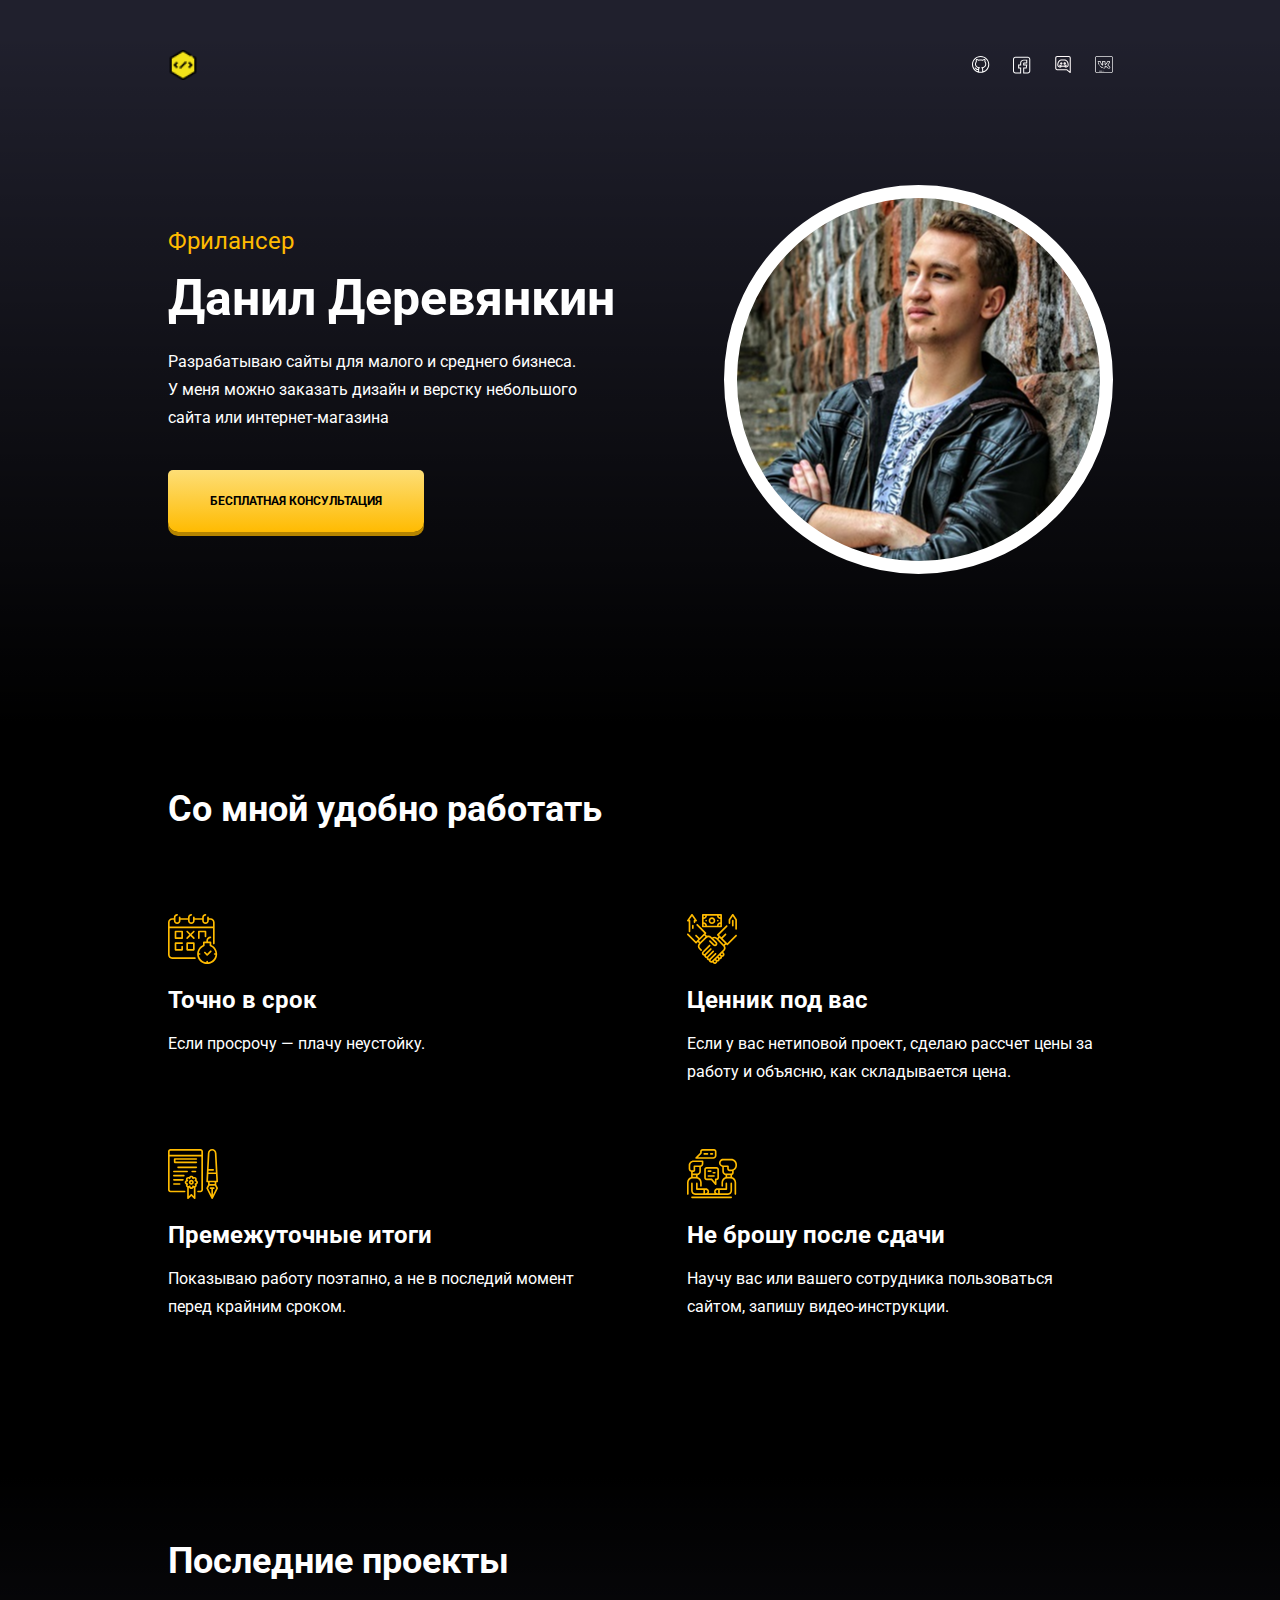
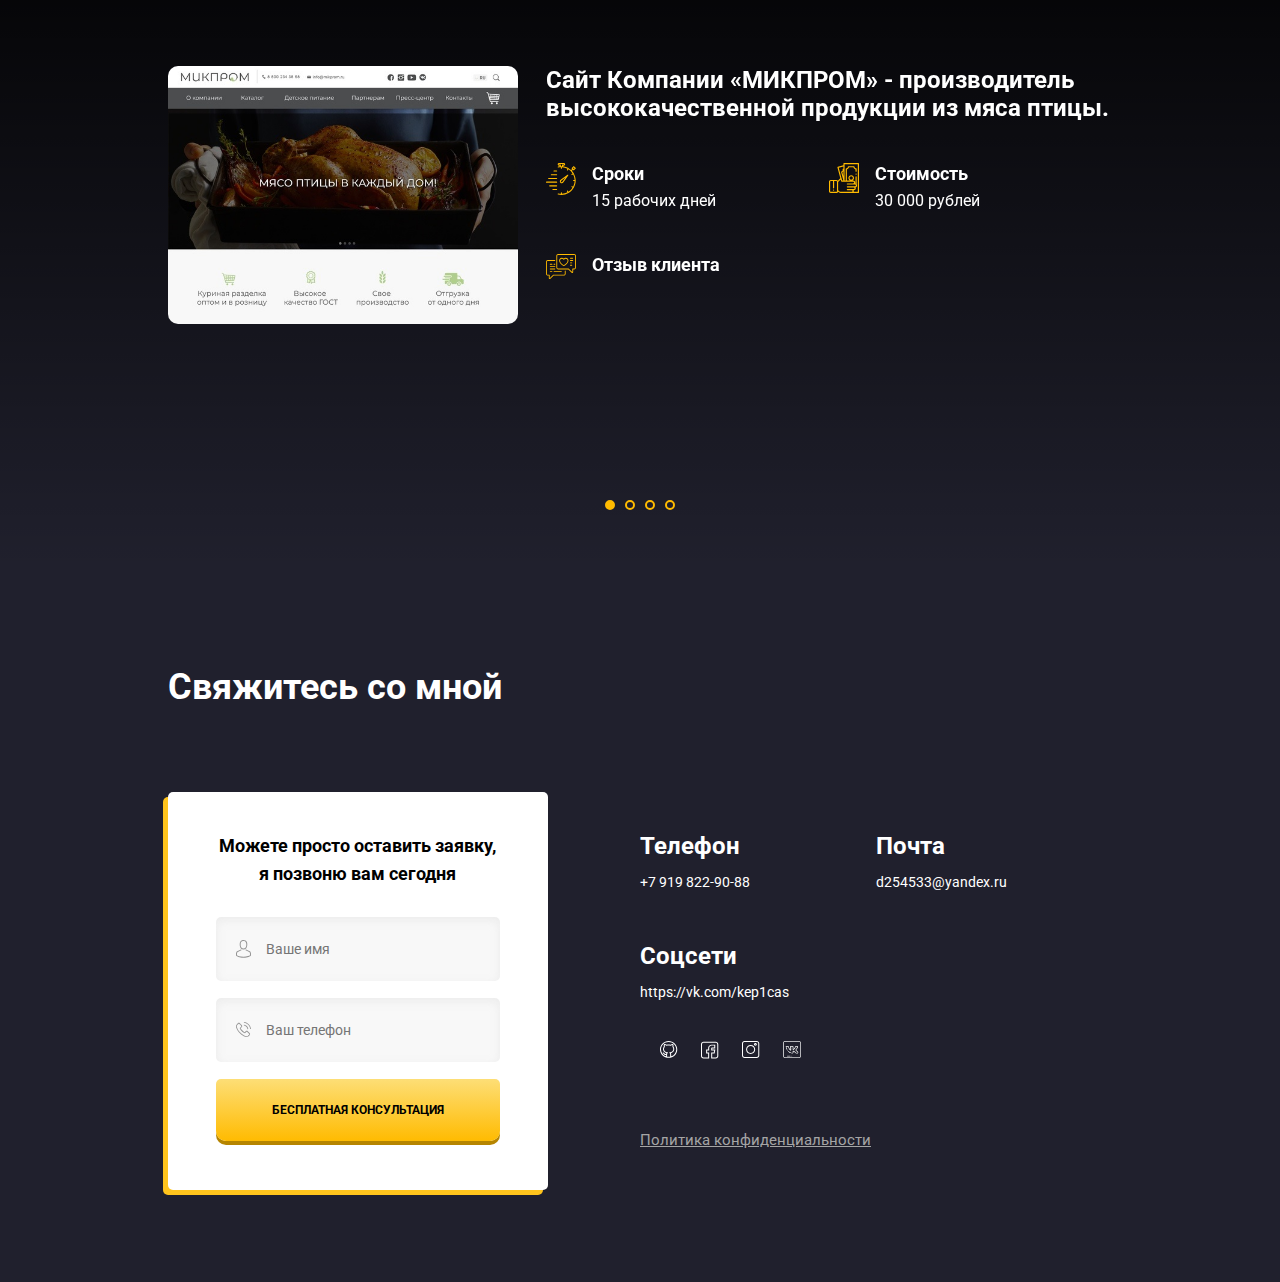
<file: index.html>
<!DOCTYPE html>
<html lang="en">

<head>
    <meta charset="UTF-8">
    <meta name="viewport" content="width=device-width, initial-scale=1.0">
    <meta http-equiv="X-UA-Compatible" content="ie=edge">
    <link rel="shortcut icon" href="imagen/icon/blog.ico" type="image/x-icon">
    <link href="https://fonts.googleapis.com/css?family=Roboto:400,700&display=swap&subset=cyrillic" rel="stylesheet">
    <link rel="stylesheet" href="css/animate.css">
    <link rel="stylesheet" href="css/swiper.min.css">
    <link rel="stylesheet" href="css/style.css">
    <title>Danil Derevynkin</title>
</head>

<body>
    <header class="hero">
        <div class="container">
            <div class="hero-header">
                <img src="imagen/icon/web.png" alt="" class="logo">
                <!-- <p class="logoD">Danil Derevyankin</p> -->
                <div class="social-links">
                    <a href="https://github.com/KeP1Cas" class="social-link" target="_blank"><img src="imagen/github.svg"
                            alt="GitHub"></a>
                    <a href="#" class="social-link" target="_blank"><img src="imagen/facebook.svg" alt=""></a>
                    <a href="https://discord.gg/CCVxRH" class="social-link" target="_blank"><img src="imagen/discord.svg" class="discord" alt=""></a>
                    <a href="https://vk.com/kep1cas" class="social-link" target="_blank"><img src="imagen/vk.png" class="vk" alt=""></a>
                </div>
            </div>
            <!-- /.hero-header -->

            <div class="hero-contant">
                <div class="hero-text">
                    <span class="hero-subtitle wow fadeInRight" data-wow-delay="0.2s">Фрилансер</span>
                    <h1 class="hero-title wow fadeInRight" data-wow-delay="0.4s">Данил Деревянкин</h1>
                    <p class="hero-description wow fadeInRight" data-wow-delay="0.6s">
                        Разрабатываю сайты для малого и среднего бизнеса.
                        У меня можно заказать дизайн и верстку небольшого
                        сайта или интернет-магазина
                    </p>
                    <a href="https://vk.com/im?sel=141581890" target="_blank"><button class="button hero-button wow fadeInRight" data-wow-delay="0.8s">Бесплатная
                        консультация</button></a>
                </div>
                <!-- /.hero-text -->
                <div class="hero-avatar wow fadeIn" data-wow-delay="1.5s">

                </div>
                <!-- /.hero-avatar -->
            </div>
            <!-- /.hero-container -->

        </div>
        <!--/container-->
    </header>

    <main>
        <section class="features section">
            <div class="container">
                <h2 class="section-title">Со мной удобно работать</h2>
                <div class="features-block">
                    <!-- <div class="features-item">
                        <img src="imagen/offer-img.svg" alt="По договору" class="features-img">
                        <h3 class="features-title">По договору</h3>
                        <p class="features-text">Предоставлю все документы для бухгалтерии:
                            договоры, счета и акты. Работаю как ИП без НДС.
                        </p>
                    </div> -->
                    <div class="features-item">
                        <img src="imagen/deadline-img.svg" alt="Точно в срок" class="features-img">
                        <h3 class="features-title">Точно в срок</h3>
                        <p class="features-text"> <!-- В договоре прописана моя ответственность за срок проекта. --> Если просрочу
                            — плачу неустойку. </p>
                    </div>
                    <div class="features-item">
                        <img src="imagen/agreement-img.svg" alt="Ценник под вас" class="features-img">
                        <h3 class="features-title">Ценник под вас</h3>
                        <p class="features-text">Если у вас нетиповой проект, сделаю рассчет цены за работу и объясню,
                            как складывается цена.</p>
                    </div>
                    <div class="features-item">
                        <img src="imagen/steps-img.svg" alt="Премежуточные итоги" class="features-img">
                        <h3 class="features-title">Премежуточные итоги</h3>
                        <p class="features-text">Показываю работу поэтапно, а не в последий момент перед крайним сроком.
                        </p>
                    </div>
                    <!-- <div class="features-item">
                        <img src="imagen/storage-img.svg" alt="Хостинг и домен " class="features-img">
                        <h3 class="features-title">Хостинг и домен </h3>
                        <p class="features-text">Если мы договорились о цене проекта, в неё входит всё: домен и хостинг
                            на год + SSL сертификат.</p>
                    </div> -->
                    <div class="features-item">
                        <img src="imagen/conversation-img.svg" alt="Не брошу после сдачи" class="features-img">
                        <h3 class="features-title">Не брошу после сдачи</h3>
                        <p class="features-text">Научу вас или вашего сотрудника пользоваться сайтом, запишу
                            видео-инструкции.</p>
                    </div>
                </div>
                <!-- /.features-block -->
            </div>
            <!-- /.container -->
        </section>
        <!-- /.features -->

        <section class="section projects">
            <div class="container">
                <h2 class="section-title">Последние проекты</h2>

                <!-- Slider main container -->
                <div class="swiper-container project__slider">
                    <!-- Additional required wrapper -->
                    <div class="swiper-wrapper">
                        <!-- Slides -->
                        <div class="swiper-slide project__slide">
                            <a href="https://mikprom.ru/en" target="_blank"><img src="imagen/microprom.jpg" alt="" class="project__image micprom-img"></a>
                            <div class="project__text">
                                <h3 class="project__title">Сайт Компании «МИКПРОМ» - производитель высококачественной продукции из мяса птицы.</h3>
                                <div class="project__time">
                                    <img src="imagen/time-icon.svg" alt="Срок" class="project__icon">
                                    <div class="project__discription">
                                        <h4 class="project__subtitle">Сроки</h4>
                                        <p class="project__p">15 рабочих дней</p>
                                    </div>
                                </div>
                                <!-- /.project__time -->
                                <div class="project__cost">
                                    <img src="imagen/cost-icon.svg" alt="Стоимость" class="project__icon">
                                    <div class="project__discription">
                                        <h4 class="project__subtitle">Стоимость</h4>
                                        <p class="project__p">30 000 рублей</p>
                                    </div>
                                </div>
                                <!-- /.project__cost -->
                                <div class="project__feedback">
                                    <img src="imagen/feedback-icon.svg" alt="Отзыв клиента" class="project__icon">
                                    <div class="project__discription">
                                        <h4 class="project__subtitle">Отзыв клиента</h4>
                                        <p class="project__p">
                                           
                                        </p>
                                    </div>
                                </div>

                                <!-- /.project__feedback -->
                            </div>
                        </div>

                        <div class="swiper-slide project__slide">
                            <a href="https://kep1cas.github.io/Delivery-Food/" target="_blank"><img src="imagen/del-food.jpg" alt="" class="project__image delivery-img"></a>
                            <div class="project__text">
                                <h3 class="project__title">Сайт для заказа еды из ресторанов "Delivery-Food".</h3>
                                <div class="project__time">
                                    <img src="imagen/time-icon.svg" alt="Срок" class="project__icon">
                                    <div class="project__discription">
                                        <h4 class="project__subtitle">Сроки</h4>
                                        <p class="project__p">4 рабочих дня</p>
                                    </div>
                                </div>
                                <!-- /.project__time -->
                                <div class="project__cost">
                                    <img src="imagen/cost-icon.svg" alt="Стоимость" class="project__icon">
                                    <div class="project__discription">
                                        <h4 class="project__subtitle">Стоимость</h4>
                                        <p class="project__p">-</p>
                                    </div>
                                </div>
                                <!-- /.project__cost -->
                                <div class="project__feedback">
                                    <img src="imagen/feedback-icon.svg" alt="Отзыв клиента" class="project__icon">
                                    <div class="project__discription">
                                        <h4 class="project__subtitle">Практическая работа</h4>
                                        <p class="project__p">
                                            
                                        </p>
                                    </div>
                                </div>

                                <!-- /.project__feedback -->
                            </div>
                        </div>

                        <div class="swiper-slide project__slide">
                            <a href="https://kep1cas.github.io/The-Witcher/" target="_blank"><img src="img/home.png" alt="" class="project__image witcher"></a>
                            <div class="project__text">
                                <h3 class="project__title">Сайт для просмотра сериал "Ведьмак"</h3>
                                <div class="project__time">
                                    <img src="imagen/time-icon.svg" alt="Срок" class="project__icon">
                                    <div class="project__discription">
                                        <h4 class="project__subtitle">Сроки</h4>
                                        <p class="project__p">3 рабочих дня</p>
                                    </div>
                                </div>
                                <!-- /.project__time -->
                                <div class="project__cost">
                                    <img src="imagen/cost-icon.svg" alt="Стоимость" class="project__icon">
                                    <div class="project__discription">
                                        <h4 class="project__subtitle">Стоимость</h4>
                                        <p class="project__p">-</p>
                                    </div>
                                </div>
                                <!-- /.project__cost -->
                                <div class="project__feedback">
                                    <img src="imagen/feedback-icon.svg" alt="Отзыв клиента" class="project__icon">
                                    <div class="project__discription">
                                        <h4 class="project__subtitle">Практическая работа</h4>
                                        <p class="project__p">
                                            Фан сайт по сериалу "Ведьмак".
                                        </p>
                                    </div>
                                </div>

                                <!-- /.project__feedback -->
                            </div>
                        </div>

                        <div class="swiper-slide project__slide">
                            <a href="pizza.html" target="_blank"><img src="imagen/pizza.png" alt="Fitness" class="project__image pizza"></a>
                            <div class="project__text">
                                <h3 class="project__title">Сайт пиццирии "Pizza"</h3>
                                <div class="project__time">
                                    <img src="imagen/time-icon.svg" alt="Срок" class="project__icon">
                                    <div class="project__discription">
                                        <h4 class="project__subtitle">Сроки</h4>
                                        <p class="project__p">1 рабочий день</p>
                                    </div>
                                </div>
                                <!-- /.project__time -->
                                <div class="project__cost">
                                    <img src="imagen/cost-icon.svg" alt="Стоимость" class="project__icon">
                                    <div class="project__discription">
                                        <h4 class="project__subtitle">Стоимость</h4>
                                        <p class="project__p">-</p>
                                    </div>
                                </div>
                                <!-- /.project__cost -->
                                <div class="project__feedback">
                                    <img src="imagen/feedback-icon.svg" alt="Отзыв клиента" class="project__icon">
                                    <div class="project__discription">
                                        <h4 class="project__subtitle">Практическая работа</h4>
                                        <p class="project__p">
                                           Верстка макета
                                        </p>
                                    </div>
                                </div>

                                <!-- /.project__feedback -->
                            </div>
                        </div>

                    </div>
                    <!-- If we need pagination -->
                    <div class="project-pagination"></div>

                </div>

            </div>
            <!-- /.container -->
        </section>

    </main>

    <footer class="section">
        <div class="container">
            <h2 class="section-title">Свяжитесь со мной</h2>
            <div class="contacts-block">
                <form action="#" class="contacts-form">
                    <h4 class="form-title">Можете просто оставить заявку, я позвоню вам сегодня</h4>
                    <input type="text" class="input input-name" id="lnk" placeholder="Ваше имя">
                    <input type="text" class="input input-phone" id="lnk" placeholder="Ваш телефон">
                    <button class="button form-btn">Бесплатная консультация</button>
                </form>

                <div class="contacts-text">
                    <div class="contacts-data">
                        <div class="contacts-phone">
                            <h4 class="contacts-title">Телефон</h4>
                            <a href="#" class="contacts-link">+7 919 822-90-88</a>
                        </div>
                        <!-- /.contacts-phone -->
                        <div class="contacts-mail">
                            <h4 class="contacts-title">Почта</h4>
                            <a href="#" class="contacts-link">d254533@yandex.ru</a>
                        </div>
                        <!-- /.contacts-mail -->
                        <div class="contacts-social">
                            <h4 class="contacts-title">Соцсети</h4>
                            <a href="#" class="contacts-link">https://vk.com/kep1cas</a>
<!--                             <a href="#" class="contacts-link">facebook./com</a>
                            <a href="#" class="contacts-link">paintres./com</a> -->
                        </div>
                        <!-- /.contacts-social -->
                    </div>
                    <div class="social-links">
                        <a href="https://github.com/KeP1Cas" class="social-link"><img src="imagen/github.svg"
                                alt="GitHub"></a>
                        <a href="#" class="social-link"><img src="imagen/facebook.svg" alt=""></a>
                        <a href="#" class="social-link"><img src="imagen/instagram.svg" alt=""></a>
                        <a href="#" class="social-link"><img src="imagen/vk.png" class="vk" alt=""></a>
                    </div>
                    <a href="#" class="contacts-policy">Политика конфиденциальности</a>
                </div>
            </div>
            <!-- /.contacts-block -->
        </div>
    </footer>
    <script src="js/wow.min.js"></script>
    <script src="js/swiper.min.js"></script>
    <script src="js/main.js"></script>
</body>

</html>
</file>
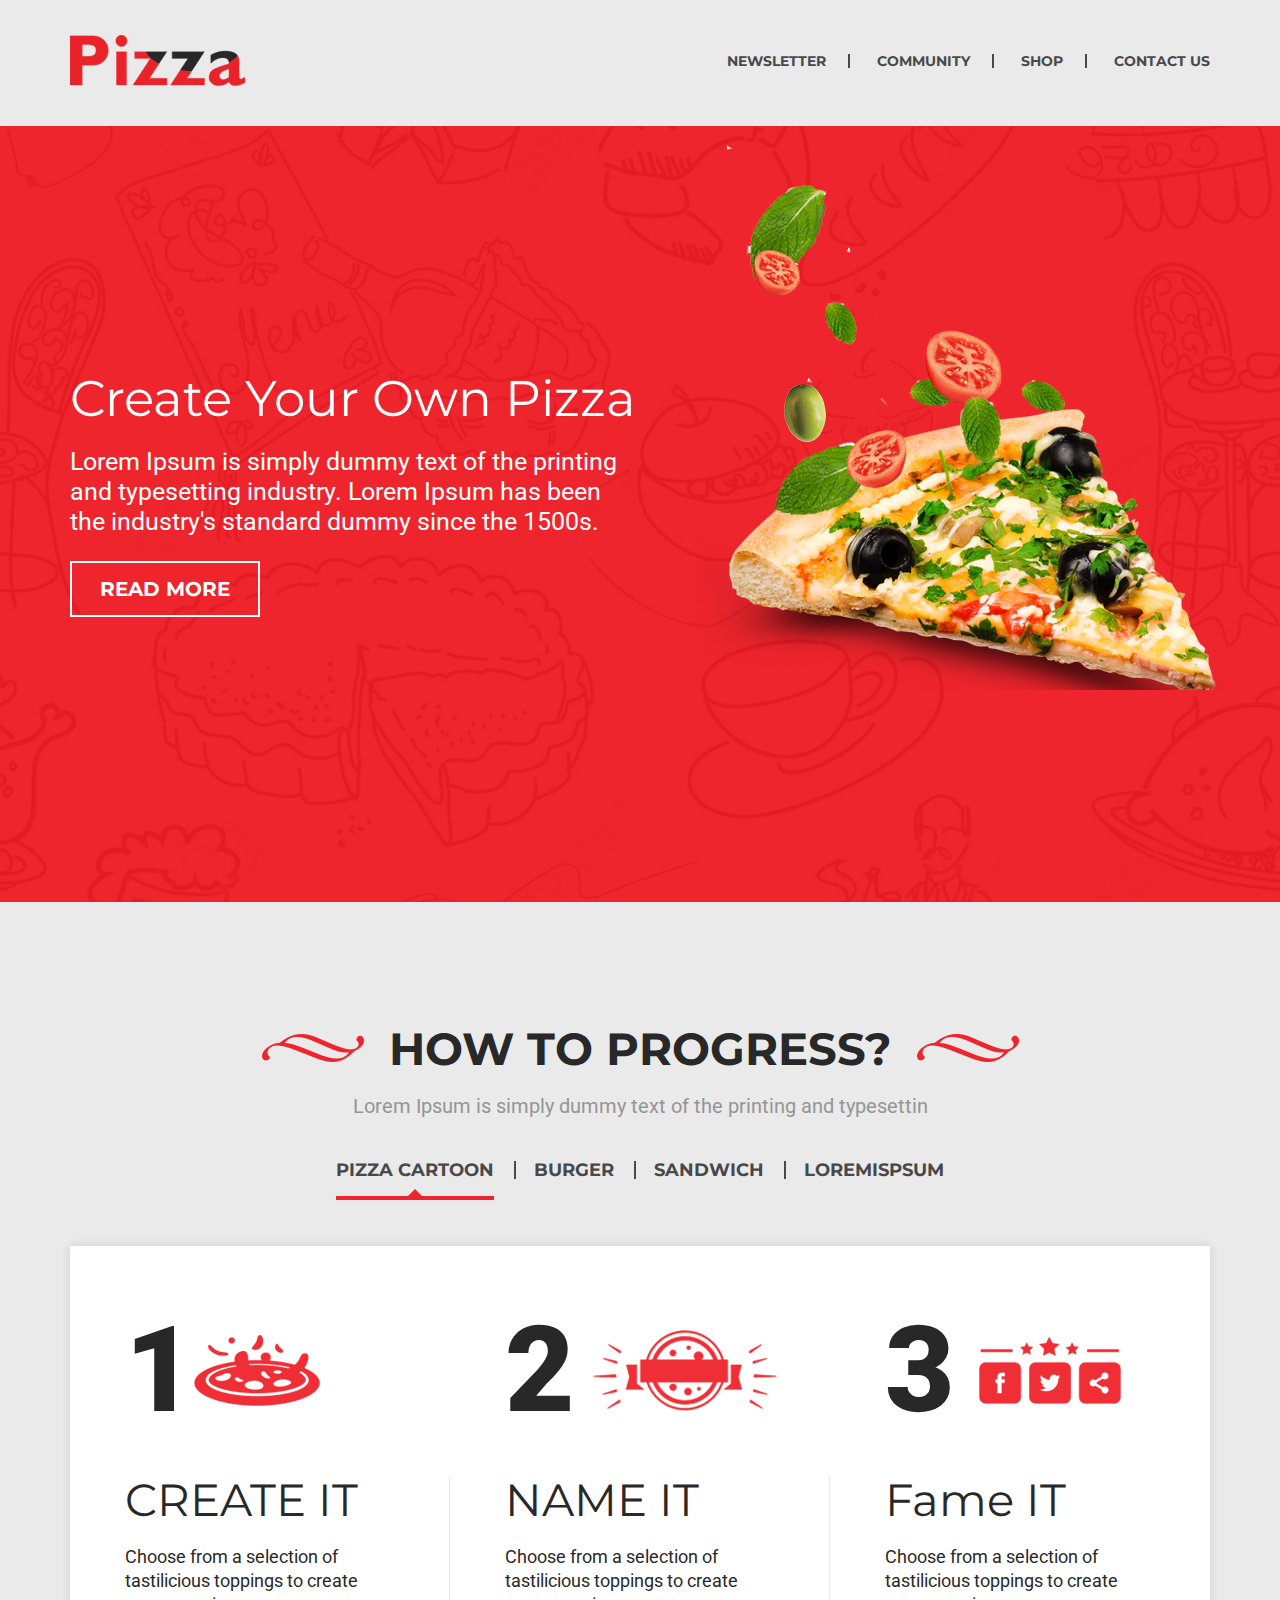
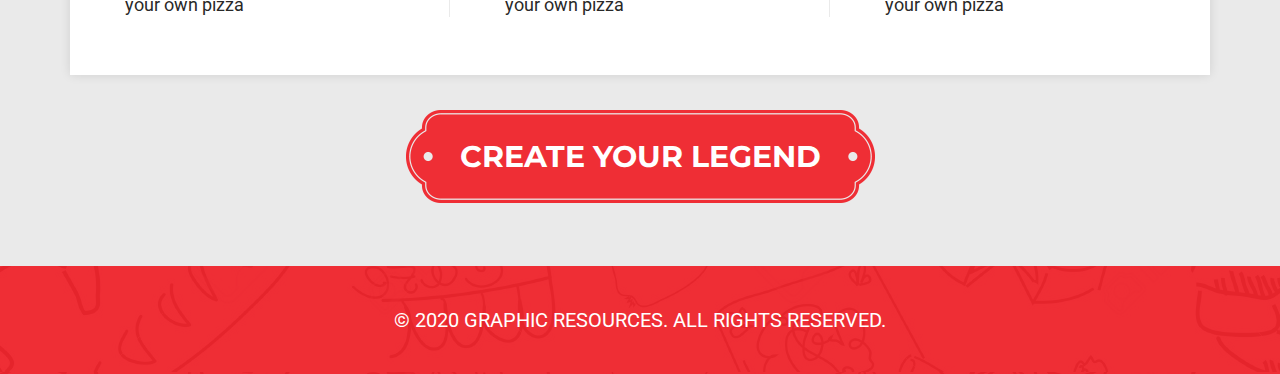
<file: pizza.html>
<!DOCTYPE html>
<html lang="en">
<head>
    <meta charset="UTF-8">
    <meta name="viewport" content="width=device-width, initial-scale=1.0">
    <meta http-equiv="X-UA-Compatible" content="ie=edge">
    <link href="https://fonts.googleapis.com/css?family=Montserrat:400,700|Roboto:400,900&display=swap" rel="stylesheet">
    <link rel="stylesheet" href="css/normalize.css">
    <link rel="stylesheet" href="css/stylep.css">
    <title>Pizza</title>
</head>
<body>
    
    <header class="header">
        <div class="container">
            <div class="header__logo">
            <img src="img/logo.png" alt="Logo">
            <ul class="nav">
                <li><a href="#">Newsletter</a></li>
                <li><a href="#">Community</a></li>
                <li><a href="#">Shop</a></li>
                <li><a href="#">Contact us</a></li>
            </ul>
        </div>
        <!-- /.header__logo -->
        </div>
        <!-- /.Container -->
    </header>

    <div class="banner">
        <div class="container">
            <h1 class="title">Create Your Own Pizza</h1>
            <p class="banner-text">Lorem Ipsum is simply dummy text of the printing and typesetting industry. Lorem Ipsum has been the industry's standard dummy since the 1500s. </p>
            <a class="btn" href="#">read more</a>
            <img class="pizza" src="img/pizza.png" alt="Pizza">
        </div>
        <!-- /.container -->
    </div>

    <div class="page">
        <div class="container">
            <div class="center">
                <h2 class="page-title">How to progress?</h2>
                <p>Lorem Ipsum is simply dummy text of the printing and typesettin</p>
            </div>
            <ul class="menu">
                <li><a class="active" href="">pizza cartoon</a></li>
                <li><a href="">Burger</a></li>
                <li><a href="">sandwich</a></li>
                <li><a href="">LOREMISPSUM</a></li>
            </ul>
            <div class="box">
                <div class="box-item">
                    <p class="number number-one">1</p>
                    <div class="box-text">
                        <h3>CREATE IT</h3>
                        <p>Choose from a selection of 
                            tastilicious toppings to create 
                            your own pizza</p>
                    </div>
                </div>
                <div class="box-item">
                    <p class="number number-two">2</p>
                    <div class="box-text">
                        <h3>NAME IT</h3>
                        <p>Choose from a selection of 
                            tastilicious toppings to create 
                            your own pizza</p>
                    </div>
                </div>
                <div class="box-item">
                    <p class="number number-three">3</p>
                    <div class="box-text">
                        <h3>Fame IT</h3>
                        <p>Choose from a selection of 
                            tastilicious toppings to create 
                            your own pizza</p>
                    </div>
                </div>                                
            </div>
            <!-- /.box -->
            <p class="center">
                <a class="btn-start" href="#">CREATE YOUR LEGEND</a>
            </p>
        </div>
        <!-- /.container -->
    </div>

    <footer class="footer">
        <div class="container">
            <p>© 2020 Graphic Resources. All rights reserved.</p>
        </div>
    </footer>

</body>
</html>
</file>
<file: css/style.css>
/*Обнуление*/
*{
	padding: 0;
	margin: 0;
	border: 0;
}
*,*:before,*:after{
	-moz-box-sizing: border-box;
	-webkit-box-sizing: border-box;
	box-sizing: border-box;
}
:focus,:active{outline: none;}
a:focus,a:active{outline: none;}

nav,footer,header,aside{display: block;}

html,body{
	height: 100%;
	width: 100%;
	font-size: 100%;
	line-height: 1;
	font-size: 14px;
	-ms-text-size-adjust: 100%;
	-moz-text-size-adjust: 100%;
	-webkit-text-size-adjust: 100%;
}
input,button,textarea{font-family:inherit;}

input::-ms-clear{display: none;}
button{cursor: pointer;}
button::-moz-focus-inner {padding:0;border:0;}
a, a:visited{text-decoration: none;}
a:hover{text-decoration: none;}
ul li{list-style: none;}
img{vertical-align: top;}

h1,h2,h3,h4,h5,h6{font-size:inherit;font-weight: 400;}
/*--------------------*/

body {
    background-color: #20202D;
    color: #ffffff;
    font-family: 'Roboto', sans-serif;
}

.container {
    width: 90%;
    max-width: 945px;
    margin: auto;
}

.logo {
    width: 30px;

}

.section {
    padding-top: 64px;
    padding-bottom: 92px;
}

.section-title {
    font-weight: bold;
    font-size: 36px;
    line-height: 42px;

    color: #FFFFFF;
    margin-bottom: 84px;
}

.hero {
    padding-top: 50px;
    background: linear-gradient(0deg, #000000 0.01%, rgba(0, 0, 0, 0) 95.44%);
    padding-bottom: 150px;
}

.hero-header {
    display: flex;
    justify-content: space-between;
    align-items: center;
    margin-bottom: 105px;
}

.social-link {
    margin-left: 20px;
}


.discord{
    
    width: 18px;
    height: 17px;
}
.vk {
    width: 18px;
    height: 17px;
    
}

.hero-contant {
    display: flex;
    justify-content: space-between;
    align-items: center;
}

.hero-subtitle {
    display: inline-block;
    font-size: 24px;
    line-height: 28px;
    color: #ffbb01;
    margin-bottom: 14px;
}

.hero-title {
    font-weight: bold;
    font-size: 50px;
    line-height: 59px;
    margin-bottom: 20px;
}

.hero-description {
    font-size: 16px;
    line-height: 28px;
    max-width: 420px;
    margin-bottom: 38px;
}

.button {
    background: linear-gradient(180deg, #FDDE76 0%, #FFBB01 100%);
    box-shadow: 0px 4px 0px #B68500;
    border: none;
    border-radius: 5px 5px 10px 10px;
    padding: 24px 42px;
    font-size: 12px;
    line-height: 14px;
    text-transform: uppercase;
    font-weight: bold;
}

.hero-avatar {
    width: 389px;
    height: 389px;
    background-color: #fff;
    border-radius: 50%;
    background-image: url('../imagen/porfolio.jpg');
    background-repeat: no-repeat;
    background-position: center 25%;
    border: 13px solid #ffffff;
    

}

/* Features */

.features {
    background-color: black;
}

.features-block {
    display: flex;
    flex-wrap: wrap;
    justify-content: space-between;
}

.features-item {
    width: 45%;
    margin-bottom: 63px;
}

.features-img {
    display: block;
    margin-bottom: 22px;
}

.features-title {
    font-weight: bold;
    font-size: 24px;
    line-height: 28px;
    margin-bottom: 16px;
}

.features-text {
    font-weight: normal;
    font-size: 16px;
    line-height: 28px;
}

/* Project */

.projects{
    background: linear-gradient(180deg, #000000 0%, rgba(0, 0, 0, 0) 95.44%);
}

.project__slide{
    display: flex;
    align-items: flex-start;
    justify-content: space-between;
    margin-right: 30px;
}

.project__text{
    flex-basis: 60%;
    display: flex;
    flex-wrap: wrap;
}

.project__image {
    border-radius: 10px;
}
.witcher{
    width: 25rem;
}
.micprom-img {
    width: 25rem;
}

.pizza{
    width: 25rem;
}
.delivery-img{
    width: 25rem;
}

.project__title{
    flex-basis: 100%;
    font-weight: bold;
    font-size: 24px;
    line-height: 28px;
    margin-bottom: 41px;
}

.project__time, .project__cost{
    flex-basis: 50%;
    margin-bottom: 44px;
}

.project__time, .project__cost, .project__feedback {
    display: flex;
    align-items: flex-start;
}

.project__icon{
    margin-right: 16px;
}

.project__subtitle{
    margin-bottom: 7px;
    font-weight: bold;
    font-size: 18px;
    line-height: 21px;
}

.project__p{
    font-size: 16px;
    line-height: 19px;
}

.project-pagination {
    display: flex;
    align-items: center;
    justify-content: center;
    margin-top: 44px;
}

.project-bullet {
    width: 10px;
    height: 10px;
    border: 2px solid #ffbb01;
    border-radius: 50%;
    display: inline-block;
    margin-left: 5px;
    margin-right: 5px;
}

.project-bullet-active {
    background-color: #ffbb01;
}


/* Contacts */

.contacts-form {
    background: #FFFFFF;
    box-shadow: -5px 5px 0px #FFC41D;
    border-radius: 5px;
    max-width: 380px;
    padding: 40px 48px 49px 48px;
}

.contacts-block {
    display: flex;
    align-items: center;
    justify-content: space-between;
}

.form-title {
    color: black;
    font-weight: bold;
    font-size: 18px;
    line-height: 28px;
    text-align: center;
    margin-bottom: 29px;
}

.input {
    background: #F8F8F8;
    box-shadow: inset 0px 3px 10px rgba(199, 199, 199, 0.25);
    border-radius: 5px;
    padding: 18px 20px;
    padding-left: 50px;
    width: 100%;
    font-size: 14px;
    line-height: 28px;
}

.input-name {
    margin-bottom: 17px;
    background-image: url('../imagen/user-icon.svg');
    background-repeat: no-repeat;
    background-position: center left 20px;
}

.input-phone {
    margin-bottom: 17px;
    background-image: url('../imagen/phone-icon.svg');
    background-repeat: no-repeat;
    background-position: center left 20px;
}

.form-btn {
    width: 100%;
}

.contacts-data {
    display: flex;
    flex-wrap: wrap;
    margin-bottom: 42px;
}

.contacts-phone, .contacts-mail {
    flex-basis: 50%;
    margin-bottom: 53px;
}

.contacts-social {
    flex-basis: 100%;
}

.contacts-text {
    flex-basis: 50%;
}

.contacts-title {
    font-weight: bold;
    font-size: 24px;
    line-height: 28px;
    margin-bottom: 15px;
}

.contacts-link {
    text-decoration: none;
    color: inherit;
    margin-right: 37px;
}

.contacts-link:hover {
    text-decoration: underline;
}

.contacts-policy {
    display: inline-block;
    font-size: 15px;
    line-height: 18px;
    text-decoration-line: underline;
    color: #A5A5A5;
    margin-top: 72px;
}


/* adptive */

@media (max-width: 1100px) {
    .hero-avatar {
        width: 300px;
        height: 300px;
        border-width: 10px;
    }
}

@media (max-width: 836px) {
    .hero-contant {
        flex-direction: column-reverse;
        
    }
    .hero-avatar {
        width: 300px;
        height: 300px;
        border-width: 10px;
        margin-bottom: 17px;
    }

    .hero-text {
        text-align: center;
    }

    .features-item {
        flex-basis: 45%;
    }
    .project__slide{
        flex-direction: column;
    }
    .project__image{
        margin-bottom: 46px;
    }
    .contacts-block {
        flex-direction: column;
        align-items: flex-start;
    }
    .contacts-form {
        margin-bottom: 58px;
    }
}

@media (max-width: 564px) {
    .hero-subtitle {
        font-size: 16px;
        line-height: 27px;
        margin-bottom: 5px;
    }
    .hero-avatar {
        width: 113px;
        height: 113px;
        border-width: 5px;
        background-size: cover;
        
    }
    .hero-header {
        margin-bottom: 38px;
    }
    .social-link {
        margin-left: 5px;
    }
    .hero-title {
        font-size: 24px;
        line-height: 28px;
    }
    .hero-description {
        font-size: 14px;
        line-height: 140%;
    }

    .hero {
        padding-bottom: 75px;
    }
    .section {
        padding: 60px 0;
        
    }
    .section-title {
        font-size: 19px;
        line-height: 22px;
        margin-bottom: 60px;
    }
    .features-item {
        flex-basis: 100%;
        margin-bottom: 30px;
    }
    .features-title {
        font-size: 18px;
        line-height: 28px;
    }
    .features-text {
        font-size: 14px;
        line-height: 28px;
    }
    .project__title {
        font-size: 18px;
        line-height: 150%;
    }
    .project__time, .project__cost, .project__feedback {
        flex-basis: 100%;
        margin-bottom: 30px;
    }
    .project__p {
        font-size: 14px;
    }
    .project__image {
        border-radius: 0;
    }

    .contacts-form {
        padding: 40px 19px;
    }
    .form-title {
        font-size: 15px;
        line-height: 140%;
    }
    .form-btn {
        font-size: 10px;
    }
    .contacts-phone, .contacts-mail {
        flex-basis: 100%;
        margin-bottom: 30px;
    }
    .contacts-title {
        font-size: 18px;
        line-height: 21px;
    }
    .contacts-link {
        font-size: 14px;
        line-height: 16px;
        display: block;
        margin-bottom: 13px;
    }
}
</file>
<file: css/stylep.css>
/*Обнуление*/
*{
	padding: 0;
	margin: 0;
	border: 0;
}
*,*:before,*:after{
	-moz-box-sizing: border-box;
	-webkit-box-sizing: border-box;
	box-sizing: border-box;
}
:focus,:active{outline: none;}
a:focus,a:active{outline: none;}

nav,footer,header,aside{display: block;}

html,body{
	height: 100%;
	width: 100%;
	font-size: 100%;
	line-height: 1;
	font-size: 14px;
	-ms-text-size-adjust: 100%;
	-moz-text-size-adjust: 100%;
	-webkit-text-size-adjust: 100%;
}
input,button,textarea{font-family:inherit;}

input::-ms-clear{display: none;}
button{cursor: pointer;}
button::-moz-focus-inner {padding:0;border:0;}
a, a:visited{text-decoration: none;}
a:hover{text-decoration: none;}
ul li{list-style: none;}
img{vertical-align: top;}

h1,h2,h3,h4,h5,h6{font-size:inherit;font-weight: 400;}
/*--------------------*/

body {
    background-color: #eaeaea;
    font-family: 'Montserrat', sans-serif;
}

.container {
    padding-left: 15px;
    padding-right: 15px;
    max-width: 1170px;
    margin: 0 auto;
    position: relative;
}

.header__logo {
    display: flex;
    align-items: center;
    justify-content: space-between;
    padding: 35px 0 40px 0;

}

.nav {
    display: flex;
    font-weight: 700;
    text-transform: uppercase;
}

.nav>li {
    padding-left: 29px;
    margin-left: 22px;
    position: relative;
}

.nav>li:first-child{
    padding-left: 0;
    margin-left: 0;    
}

.nav>li::before {
    content: '';
    display: block;
    width: 2px;
    height: 100%;
    position: absolute;
    background-color: #494949;
    left: 0;
}

.nav>li:first-child::before {
    display: none;
}

.nav>li>a {
    color: #494949;
}

/* BANNER */

.banner {
    background-image: url('../img/banner.png');
    background-repeat: no-repeat;
    background-size: cover;
    background-position: center center;
    color: #fff;
    padding: 214px 0 285px 0;
}

.pizza {
    position: absolute;
    right: 0;
    top: -230px;
}

.title {
    font-size: 50px;
    margin-bottom: 23px;
}

.banner-text {
    font-family: 'Roboto', sans-serif;
    font-size: 25px;
    line-height: 30px;
    max-width: 570px;
    margin-bottom: 24px;
}

.btn {
    display: block;
    color: #fff;
    font-size: 20px;
    text-transform: uppercase;
    font-weight: 700;
    border: 2px solid #fff;
    padding: 16px 0;
    max-width: 190px;
    text-align: center;
}

/* page */
.center {
    text-align: center;
}

.page {
    margin-top: 124px;
    margin-bottom: 94px;
}

.page-title {
    font-size: 45px;
    font-weight: bold;
    color: #282828;
    text-transform: uppercase;
    text-align: center;
    position: relative;
    display: inline-block;
    padding-right: 127px;
    padding-left: 127px;
    margin-bottom: 25px;
    
}

.page-title::before, .page-title::after {
    content: '';
    position: absolute;
    background-image: url('../img/item.png');
    display: block;
    width: 102px;
    height: 28px;
    top: calc(50% - 14px);
}

.page-title::before {
    left: 0;
}

.page-title::after {
    right: 0;
}

.page-title + p {
    color: #959595;
    font-size: 20px;
    font-family: 'Roboto', sans-serif;
}

.menu {
    margin-top: 45px;
    display: flex;
    justify-content: center;
    
}

.menu>li {
    padding-left: 20px;
    padding-right: 20px;
    position: relative;
}

.menu>li::before {
    content: '';
    display: block;
    width: 2px;
    height: 100%;
    position: absolute;
    background-color: #494949;
    left: 0;
}

.menu>li:first-child::before {
    display: none;
}

.menu>li>a {
    color: #494848;
    font-size: 18px;
    font-weight: bold;
    text-transform: uppercase;
    padding-bottom: 15px;
}

.menu>li>a.active {
    border-bottom: 4px solid #ee252d;
    position: relative;
}

.menu>li>a.active::before {
    content: '';
    position: absolute;
    left: 0;
    right: 0;
    bottom: 0;
    margin: 0 auto;
    display: block;
    width: 0;
    height: 0;
    border: 7px solid transparent;
    border-bottom: 7px solid #ee252d;
}

/* BOX */

.box {
    margin-top: 67px;
    background-color: #fff;
    box-shadow: 0px 0px 10px 0px rgba(0, 0, 0, 0.11);    
    display: flex;
    justify-content: space-between;
    margin-bottom: 67px;
}

.box-item {
    padding: 64px 0 58px 55px;
    box-sizing: content-box;
}

.number {
    font-family: 'Roboto', sans-serif;
    font-size: 120px;
    font-weight: 900;
    position: relative;
    color: #282828;
    margin-bottom: 47px;
}

.number::after {
    content: '';
    display: block;
    position: absolute;
}

.number-one::after {
    background-image: url('../img/item1.png');
    width: 126px;
    height: 71px;
    left: 69px;
    top: calc(50% - 35px);
}

.number-two::after {
    background-image: url('../img/item2.png');
    width: 184px;
    height: 81px;
    left: 88px;
    top: calc(50% - 40px);
}

.number-three::after {
    background-image: url('../img/item3.png');
    width: 142px;
    height: 68px;
    left: 94px;
    top: calc(50% - 34px);
}

.box-text {
    border-right: 1px solid #eaeaea;
    padding-right: 55px;
}

.box-item:last-child .box-text {
    border-right: none;
}

.box-text h3 {
    font-size: 45px;
    color: #282828;
    margin-bottom: 23px;
}

.box-text p {
    font-family: 'Roboto', sans-serif;
    font-size: 18px;
    color: #282828;
    line-height: 24px;
}

.btn-start {
    text-transform: uppercase;
    color: #fff;
    font-size: 30px;
    font-weight: bold;
    background-image: url('../img/lastitem.png');
    background-repeat: no-repeat;
    background-position: center center;
    padding: 29px 58px;
}

.footer {
    background-image: url('../img/footer.png');
    color: #fff;
    padding: 44px 0;
    text-transform: uppercase;
    font-family: 'Roboto', sans-serif;
    font-size: 20px;
    text-align: center;
}

/* MEDIA */

@media (max-width: 1200px) {
    .container {
        max-width: 800px;
    }
    .pizza {
        display: none;
    }
    .banner {
        padding-top: 76px;
        padding-bottom: 100px;
    }
    .page-title, .box-text h3 {
        font-size: 35px;
    }
    .page-title + p {
        font-size: 18px;
    }
    .menu>li {
        padding-left: 15px;
        padding-right: 15px;
        position: relative;
    }
    .box {
        flex-direction: column;
    }
    .box-item {
        padding: 30px 55px 24px 55px;
    }
    .box-text {
        border-right: none;
        padding-right: 0;
        padding-bottom: 30px;
        border-bottom: 1px solid #eaeaea;
    }
    .box-item:last-child .box-text {
        border-bottom: none;
    }
}

@media (max-width: 800px) {
    .header__logo {
        flex-direction: column;
    }
    .nav {
        margin-top: 34px;
    }
    .page-title::before, .page-title::after {
        display: none;
    }
    .btn-start {
        font-size: 20px;
        background-size: contain;
    }
    .footer {
        background-image: url('../img/footer.png');
        color: #fff;
        padding: 13px 0;
        text-transform: uppercase;
        font-family: 'Roboto', sans-serif;
        font-size: 15px;
        text-align: center;
    }
}

@media (max-width: 800px) {
    .menu>li>a {
        color: #494848;
        font-size: 14px;
        font-weight: bold;
        text-transform: uppercase;
        padding-bottom: 13px;
    }
}

@media (max-width: 570px) {
    .menu>li>a {
        color: #494848;
        font-size: 10px;
        font-weight: bold;
        text-transform: uppercase;
        padding-bottom: 13px;
    }
    .nav {
        display: flex;
        font-weight: 700;
        text-transform: uppercase;
        flex-wrap: wrap;
    }
    .nav>li {
        padding-bottom: 5px;
    }
    .nav>li::before {
        content: '';
        display: none;
        position: absolute;
      

    }
}
@media (max-width: 445px) {
    .menu>li>a {
        color: #494848;
        font-size: 6px;
        font-weight: bold;
        text-transform: uppercase;
        padding-bottom: 10px;
    }
    .banner{
        padding: 20px 0;
        margin-bottom: -80px;
    }
    .title {
        font-size: 20px;
        font-weight: bold;
    }
    .banner-text {
        font-size: 15px;
    }
    .btn {
        font-size: 15px;
    }
    .page-title{
        font-size: 20px;
        
    }
    .page-title + p {
        font-size: 10px;
    }
    .nav>li {
        display: block;;
        padding-bottom: 10px;
        font-size: 14px;
    }
    
    .box-item {
        padding: 15px 25px 12px 25px;
    }
    .box-text {
        border-right: none;
        padding-right: 0;
        padding-bottom: 15px;
        border-bottom: 1px solid #eaeaea;
    }
    .btn-start {
        font-size: 13px;
        background-size: contain;
    }
    .footer {
        background-image: url('../img/footer.png');
        color: #fff;
        padding: 13px 0;
        text-transform: uppercase;
        font-family: 'Roboto', sans-serif;
        font-size: 10px;
        text-align: center;
    }
}
@media (max-width: 338px)  {
    .page-title{
        font-size: 15px;
        
    }
    .menu>li>a {
        color: #494848;
        font-size: 5px;
        font-weight: bold;
        text-transform: uppercase;
        padding-bottom: 10px;
    }
    .btn-start {
        font-size: 10px;
        background-size: contain;
    }
    .number {
        font-family: 'Roboto', sans-serif;
        font-size: 100px;
        font-weight: 900;
        position: relative;
        color: #282828;
        margin-bottom: 47px;
    }
    .number-two::after {
        background-image: url('../img/item2.png');
        width: 184px;
        height: 81px;
        left: 60px;
        top: calc(50% - 40px);
    }
}
</file>
